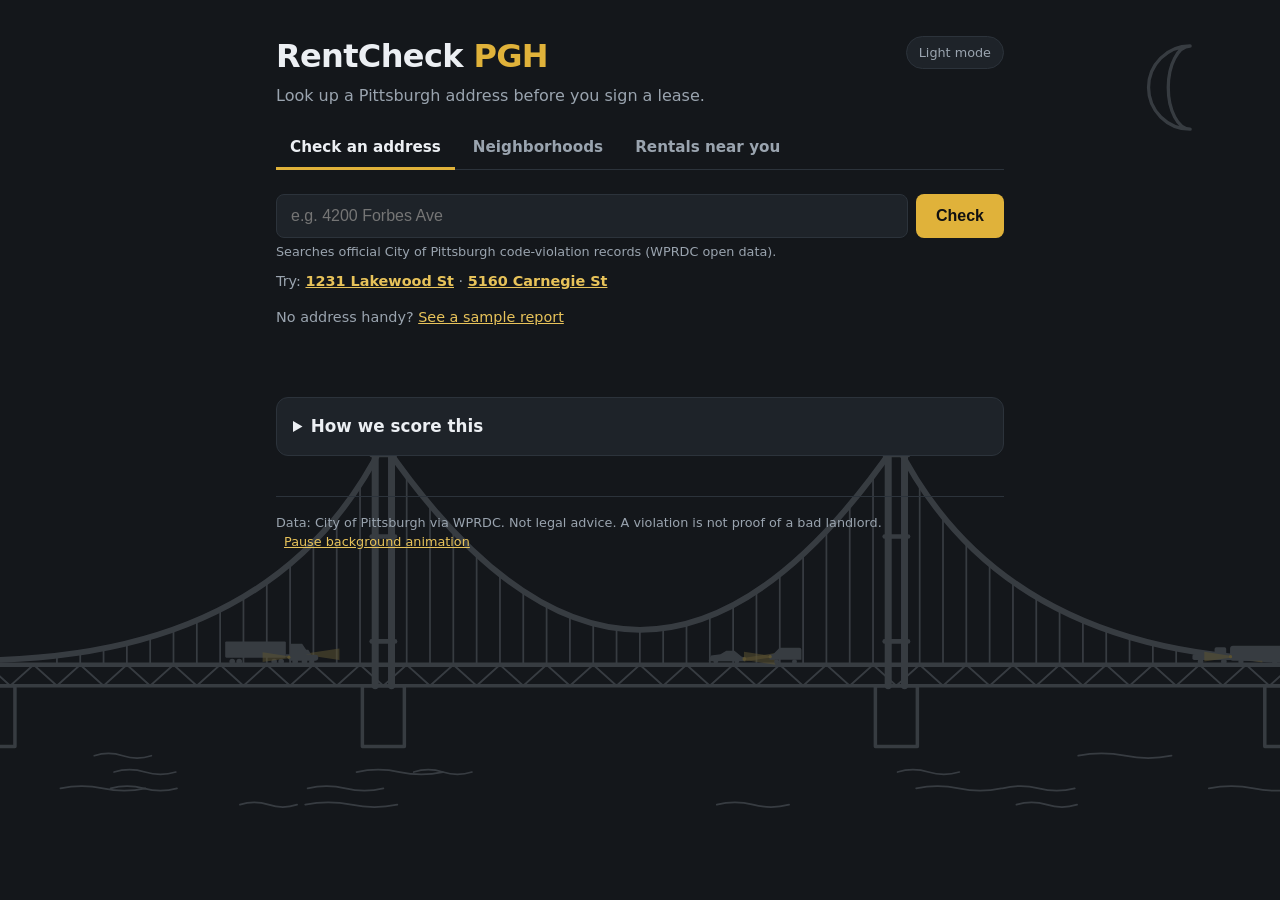
<file: src/main/resources/public/index.html>
<!DOCTYPE html>
<html lang="en">
<head>
  <meta charset="UTF-8">
  <meta name="viewport" content="width=device-width, initial-scale=1">
  <title>RentCheck PGH</title>
  <meta name="description" content="Look up a Pittsburgh address's city code-violation history before you sign a lease.">
  <!-- Tab icon: a small gold house, drawn inline so there's no extra file. -->
  <link rel="icon" href="data:image/svg+xml,%3Csvg xmlns='http://www.w3.org/2000/svg' viewBox='0 0 32 32'%3E%3Cpath d='M4 15 16 4l12 11v13H4z' fill='%23b8860b'/%3E%3Crect x='13' y='19' width='6' height='9' fill='%23fff'/%3E%3C/svg%3E">
  <link rel="stylesheet" href="style.css">
  <!-- Loaded early (it is tiny) so the saved Light/Dark choice is applied before the page paints. -->
  <script src="theme.js"></script>
</head>
<body>
  <main>
    <header>
      <button type="button" id="theme-toggle" class="theme-toggle"></button>
      <h1>RentCheck <span>PGH</span></h1>
      <p class="tagline">Look up a Pittsburgh address before you sign a lease.</p>
      <!-- Same nav on all three pages; aria-current marks the page you're on. -->
      <nav class="tabs" aria-label="Sections">
        <a href="/" aria-current="page">Check an address</a>
        <a href="neighborhoods.html">Neighborhoods</a>
        <a href="rentals.html">Rentals near you</a>
      </nav>
    </header>

    <form id="search-form">
      <!-- A real label: screen readers read it, and unlike the placeholder it doesn't vanish when you type. -->
      <label for="address" class="visually-hidden">Pittsburgh street address</label>
      <input id="address" type="text" placeholder="e.g. 4200 Forbes Ave" autocomplete="off" required>
      <button type="submit">Check</button>
    </form>
    <p class="source">Searches official City of Pittsburgh code-violation records (WPRDC open data).</p>
    <!-- Example addresses with real records, so judges (and our demo) get a useful result in one click. -->
    <p class="examples">Try:
      <a href="?address=1231%20Lakewood%20St" data-address="1231 Lakewood St">1231 Lakewood St</a>
      <span aria-hidden="true">·</span>
      <a href="?address=5160%20Carnegie%20St" data-address="5160 Carnegie St">5160 Carnegie St</a>
    </p>
    <p class="hint">No address handy? <button type="button" id="sample-link" class="link-button">See a sample report</button></p>

    <p id="status" role="status" aria-live="polite" tabindex="-1"></p>

    <section id="report" hidden>
      <p id="sample-banner" class="sample-banner" hidden>SAMPLE DATA: made-up records for demo purposes, not a real address.</p>

      <!-- A heading so screen-reader users can jump here; focus moves here when results load. -->
      <div class="results-top">
        <h2 id="results-heading" class="searched" tabindex="-1">Results for <b id="searched-for"></b></h2>
        <!-- Print, or "Save as PDF" in the print window, so renters can bring the report to a viewing. -->
        <button type="button" id="print-report" class="secondary-button">Print or save as PDF</button>
      </div>
      <!-- The most serious thing the report can say. Almost always hidden (condemned is null).
           Owner names exist in the source data; we deliberately never show them. -->
      <div id="condemned" class="card condemned" role="alert" hidden>
        <h2>The city has declared this property unfit to live in</h2>
        <p id="condemned-warning" class="condemned-warning"></p>
        <p id="condemned-note" class="note"></p>
      </div>

      <!-- Only appears on paper: says where and when this came from. -->
      <p id="print-stamp" class="print-only"></p>

      <!-- Which neighborhood the address is in, and its rank on the Neighborhoods tab.
           Needs the "neighborhood" field from the backend; hidden until the server sends it. -->
      <p id="hood-line" class="hood-line" hidden></p>

      <div id="headline" class="card headline">
        <span class="visually-hidden">Rating:</span><span id="risk-badge" class="badge">-</span>
        <p id="summary"></p>
      </div>

      <div class="stats">
        <div class="card"><b id="stat-total">0</b><small>violations</small></div>
        <div class="card"><b id="stat-open">0</b><small>still unresolved</small></div>
        <div class="card"><b id="stat-recent">-</b><small>most recent</small></div>
      </div>

      <!-- "The building": satellite view from Google Maps' free embed (no API key needed).
           We don't copy photos from rental listings: they belong to those sites. -->
      <div id="place" class="card place" hidden>
        <h2>The building</h2>
        <p class="place-address" id="place-address"></p>
        <iframe id="place-map" title="Satellite view of the searched address" loading="lazy"
                referrerpolicy="no-referrer-when-downgrade" allowfullscreen></iframe>
        <p class="note">Satellite view from Google Maps. Google places the pin, and it can be slightly
          off. Use "See it on Google Maps" below for Street View.</p>
      </div>

      <!-- County assessment facts (see "property" in docs/API_CONTRACT.md). Hidden when property is null.
           Never shows countyClass, and never owner names: the county doesn't publish them. -->
      <div id="property" class="card property" hidden>
        <h2>About this building</h2>
        <p id="property-context" class="callout property-context" hidden></p>
        <dl id="property-facts" class="facts"></dl>
        <p id="property-units" class="note" hidden></p>
        <p id="property-note" class="note"></p>
      </div>

      <!-- Walk to campus: pick a school, get Google Maps walking directions (real route and time). -->
      <div id="walk" class="card walk" hidden>
        <h2>How far is the walk to campus?</h2>
        <label for="school" class="filter-label">Your school</label>
        <select id="school" class="school-select">
          <option value="">Choose a school</option>
        </select>
        <p id="walk-result" class="walk-result" hidden></p>
        <p class="note">Google Maps works out the walking route and time, and opens in a new tab.
          Pittsburgh is hilly, so look at the route, not just the minutes.</p>
      </div>

      <p id="note" class="note"></p>

      <!-- Shown instead of the lists when nothing matched. Must never read as "this building is safe". -->
      <div id="no-records" class="card no-records" hidden>
        <h2>No violation records found. That does not mean the building is safe.</h2>
        <div id="suggestions" hidden>
          <p><b>Did you mean one of these?</b> These addresses are in the city's records and look close to what you typed.</p>
          <ul id="suggestions-list" class="suggestions"></ul>
        </div>
        <p>Some reasons nothing showed up:</p>
        <ul>
          <li>The city may write the address differently. Try just the number and street
            (e.g. "1231 Lakewood St"), without an apartment or unit number.</li>
          <li>Problems only get a record if someone reports them and an inspector visits.</li>
          <li>City data can lag behind what is happening in the building today.</li>
        </ul>
        <p>Before you sign, tour the unit yourself and ask the landlord about past repairs.</p>
      </div>

      <div id="details">
      <h2>Top categories</h2>
      <ul id="categories"></ul>
      <p id="categories-empty" class="empty" hidden>No categories to show.</p>

      <h2>All records</h2>
      <p id="violations-empty" class="empty" hidden>No violation records matched this address.</p>
      <div class="table-wrap" id="violations-table">
        <!-- Explicit roles keep this a table for screen readers even when the phone CSS turns rows into cards. -->
        <table role="table">
          <caption class="visually-hidden">Violation records for this address, newest first</caption>
          <thead role="rowgroup"><tr role="row"><th role="columnheader" scope="col">Timeline</th><th role="columnheader" scope="col">Type</th><th role="columnheader" scope="col">Description</th><th role="columnheader" scope="col">Status</th></tr></thead>
          <tbody id="violations" role="rowgroup"></tbody>
        </table>
      </div>
      </div>

      <!-- Building permits: the counterweight to violations (what was fixed properly, with a permit). -->
      <div id="permits" class="card permits" hidden>
        <h2>Building permits</h2>
        <p id="permits-summary"></p>
        <div class="table-wrap" id="permits-table">
          <table role="table">
            <caption class="visually-hidden">Building permits for this address, newest first</caption>
            <thead role="rowgroup"><tr role="row"><th role="columnheader" scope="col">Date</th><th role="columnheader" scope="col">Work</th><th role="columnheader" scope="col">Description</th><th role="columnheader" scope="col">Value</th><th role="columnheader" scope="col">Status</th></tr></thead>
            <tbody id="permits-items" role="rowgroup"></tbody>
          </table>
        </div>
        <p id="permits-note" class="note"></p>
      </div>

      <!-- 311 requests in the NEIGHBORHOOD: about the street, not this building. -->
      <div id="around" class="card around" hidden>
        <h2>Around this address</h2>
        <p id="around-summary"></p>
        <ul id="around-types" class="chips"></ul>
        <details id="around-details">
          <summary>Most recent requests</summary>
          <ul id="around-items" class="around-items"></ul>
        </details>
        <p id="around-note" class="note"></p>
      </div>

      <div id="also-check" class="card also-check" hidden>
        <h2>Also check</h2>
        <ul>
          <li><a id="link-maps" target="_blank" rel="noopener noreferrer">See it on Google Maps<span class="visually-hidden"> (opens in a new tab)</span></a></li>
          <li><a id="link-google" target="_blank" rel="noopener noreferrer">Search Google for reviews<span class="visually-hidden"> (opens in a new tab)</span></a></li>
          <li><a id="link-reddit" target="_blank" rel="noopener noreferrer">Search Reddit<span class="visually-hidden"> (opens in a new tab)</span></a></li>
        </ul>
        <p class="note">Reviews come from other websites and may be unreliable.</p>
      </div>

      <!-- Questions from the backend (templates chosen by what the records mention). Hidden if the list is empty. -->
      <div id="questions" class="card questions" hidden>
        <h2>Questions to ask before you sign</h2>
        <p class="note">A starting point, not an accusation.</p>
        <ul id="questions-list" class="checklist"></ul>
      </div>

      <!-- Where every number came from and how fresh it is. Several city datasets have quietly
           stopped updating, so showing dates is a feature. -->
      <div id="sources" class="sources" hidden>
        <h2>Where this data comes from</h2>
        <ul id="sources-list"></ul>
      </div>
    </section>

    <!-- Wording comes from docs/HOW_WE_SCORE.md. If the rules in ReportService.java change, change both. -->
    <!-- <details> is a built-in HTML dropdown: click the title to open or close it, no JavaScript. -->
    <details id="how-we-score" class="card how-we-score">
      <summary>How we score this</summary>
      <p>Only <b>building and fire safety</b> cases (structural problems, fire hazards, electrical and
        heating issues) change the rating. Trash, weeds and debris make up about half of all city
        records. We still list them in the report, but they earn no points, because they say little
        about whether an apartment is safe to live in.</p>
      <p>Each building or fire safety case earns points:</p>
      <ul>
        <li><b>3 points</b> if it is still unresolved and was issued in the last 3 years.</li>
        <li><b>1 point</b> if it is still unresolved but older. Cases can sit "In Court" for years,
          and the data can't tell us whether an old one is still a real problem.</li>
        <li><b>1 point</b> for each case fixed in the last 3 years, up to 4 points in total. A
          history of fixed problems can raise the rating to "Some concern" but never to "High concern".</li>
      </ul>
      <p><b>8 or more points</b> is "High concern", <b>3 to 7</b> is "Some concern", and
        <b>fewer than 3</b> is "Low concern".</p>
      <p>These are plain rules written in code. No AI or language model is involved, and the same
        records always give the same rating. The cut-offs are our own judgment, so treat the rating
        as a starting point for your own questions, not a verdict on the landlord.</p>
      <p>If we find no records, we say so and never call the place "safe": the address may not have
        matched, problems may not have been reported, or it may be outside the City of Pittsburgh.</p>
    </details>

    <footer>
      Data: City of Pittsburgh via WPRDC. Not legal advice. A violation is not proof of a bad landlord.
    </footer>
  </main>
  <script src="app.js"></script>
</body>
</html>
</file>
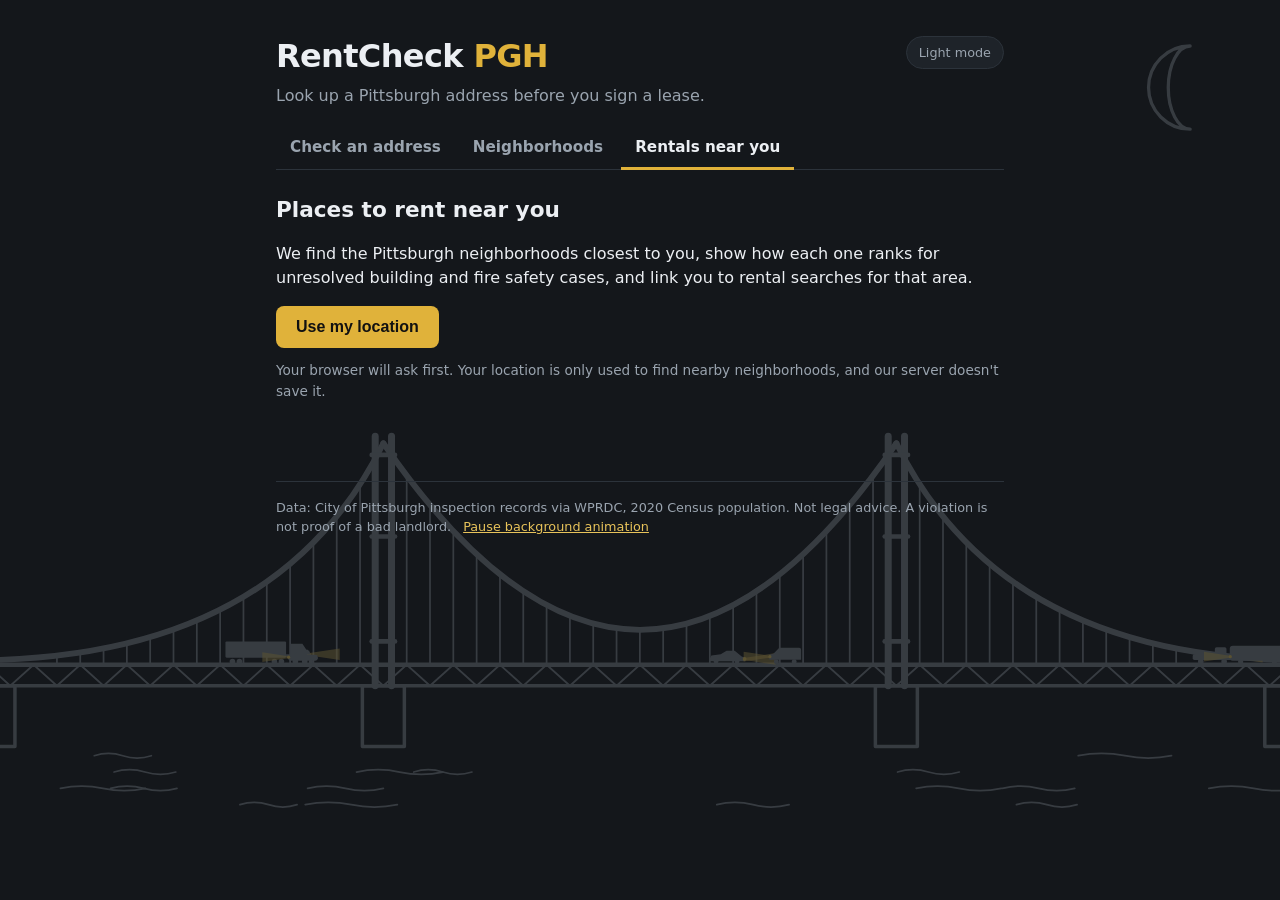
<file: src/main/resources/public/rentals.html>
<!DOCTYPE html>
<html lang="en">
<head>
  <meta charset="UTF-8">
  <meta name="viewport" content="width=device-width, initial-scale=1">
  <title>Rentals near you · RentCheck PGH</title>
  <meta name="description" content="Find the Pittsburgh neighborhoods near you and search for places to rent.">
  <link rel="icon" href="data:image/svg+xml,%3Csvg xmlns='http://www.w3.org/2000/svg' viewBox='0 0 32 32'%3E%3Cpath d='M4 15 16 4l12 11v13H4z' fill='%23b8860b'/%3E%3Crect x='13' y='19' width='6' height='9' fill='%23fff'/%3E%3C/svg%3E">
  <link rel="stylesheet" href="style.css">
  <script src="theme.js"></script>
</head>
<body>
  <main>
    <header>
      <button type="button" id="theme-toggle" class="theme-toggle"></button>
      <h1>RentCheck <span>PGH</span></h1>
      <p class="tagline">Look up a Pittsburgh address before you sign a lease.</p>
      <nav class="tabs" aria-label="Sections">
        <a href="/">Check an address</a>
        <a href="neighborhoods.html">Neighborhoods</a>
        <a href="rentals.html" aria-current="page">Rentals near you</a>
      </nav>
    </header>

    <h2 class="page-title">Places to rent near you</h2>
    <p>We find the Pittsburgh neighborhoods closest to you, show how each one ranks for unresolved
      building and fire safety cases, and link you to rental searches for that area.</p>

    <button type="button" id="locate" class="primary-button">Use my location</button>
    <p class="note">Your browser will ask first. Your location is only used to find nearby
      neighborhoods, and our server doesn't save it.</p>

    <p id="status" role="status" aria-live="polite" tabindex="-1"></p>

    <section id="results" hidden>
      <h2 id="results-heading" tabindex="-1">Neighborhoods near you</h2>
      <p id="outside" class="card callout" hidden>You seem to be outside Pittsburgh. These are the
        closest city neighborhoods, but they may be far from you.</p>
      <div id="nearby" class="nearby"></div>

      <div class="card callout">
        <p><b>These are search links to other websites.</b> RentCheck doesn't list, copy or check
          rentals. When you find a place, look up its address on the
          <a href="/">Check an address</a> tab before you sign.</p>
      </div>
      <p id="api-note" class="note"></p>
    </section>

    <footer>
      Data: City of Pittsburgh inspection records via WPRDC, 2020 Census population.
      Not legal advice. A violation is not proof of a bad landlord.
    </footer>
  </main>
  <script src="api.js"></script>
  <script src="rentals.js"></script>
</body>
</html>
</file>
<file: src/main/resources/public/style.css>
:root {
  /* Dark is the default for everyone. The Light/Dark button in the header (theme.js) sets
     data-theme="light" or "dark" on <html>, and the choice is remembered in the browser. */
  color-scheme: dark;
  --bg: #14171b;
  --card: #1e2329;
  --text: #eceff3;
  --muted: #9aa4af;
  --line: #2c333b;
  --accent: #e0b23a;            /* Pittsburgh gold: buttons and highlights */
  --link: #e8c35a;              /* text links */
  /* Badge colors are dark enough for white text to pass WCAG AA contrast (4.5:1). */
  --low: #1a7a42;
  --medium: #a35c00;
  --high: #c62828;
  --danger-text: #ff8a80;       /* dark red text is unreadable on a dark background */
  --unknown: #6b7480;
}
:root[data-theme="light"] {
  color-scheme: light;
  --bg: #f6f7f9;
  --card: #ffffff;
  --text: #1b1f24;
  --muted: #5b6570;
  --line: #e2e6eb;
  --accent: #b8860b;
  --link: #8a6300;              /* darker gold for text links, so they're readable on white */
  --danger-text: #c62828;       /* red used for text ("Still unresolved", errors) */
}
* { box-sizing: border-box; }

/* Hidden on screen but still read by screen readers (standard technique). */
.visually-hidden {
  position: absolute !important; width: 1px; height: 1px; padding: 0; margin: -1px;
  overflow: hidden; clip: rect(0 0 0 0); white-space: nowrap; border: 0;
}

/* Faded Pittsburgh bridge behind the whole page.
   position: fixed pins it to the window, so it stays put while you scroll;
   z-index: -1 keeps it behind every element; pointer-events: none means it can't block clicks. */
body::before {
  content: ""; position: fixed; inset: 0; z-index: -1; pointer-events: none;
  /* The picture is 4x wider than the bridge (the road runs on past both ends), so it's sized by HEIGHT:
     the bridge part stays the same size as before, centered, and the road reaches both screen edges. */
  background: url("bridge-animated-night.svg") no-repeat center bottom 8vh / auto min(513px, 51.3vw);
  opacity: .3;
}
/* Sun and birds in the top-right corner: a second fixed layer, also behind everything. */
body::after {
  content: ""; position: fixed; top: 0; right: 0; z-index: -1; pointer-events: none;
  width: min(460px, 70vw); aspect-ratio: 420 / 200;
  background: url("sky-night.svg") no-repeat right top / contain;
  opacity: .3;
}
:root[data-theme="light"] body::before, :root[data-theme="light"] body::after { opacity: .22; }
/* Day vs night: dark mode (the default) shows a moon and headlights; light mode shows the sun. */
:root[data-theme="light"] body::before { background-image: url("bridge-animated.svg"); }
:root[data-theme="light"] body::after { background-image: url("sky.svg"); }
/* Still bridge (no traffic) when the device asks for less motion, or after "Pause animation".
   These selectors are more specific than the day/night ones above, so they win in either theme. */
@media (prefers-reduced-motion: reduce) {
  :root body::before, :root[data-theme] body::before { background-image: url("bridge.svg"); }
}
:root.motion-paused body::before, :root.motion-paused[data-theme] body::before { background-image: url("bridge.svg"); }
.motion-toggle { margin-left: 8px; font-size: inherit; }
body {
  margin: 0; background: var(--bg); color: var(--text);
  font: 16px/1.5 system-ui, -apple-system, "Segoe UI", Roboto, sans-serif;
}
main { max-width: 760px; margin: 0 auto; padding: 32px 16px 64px; }
header { position: relative; border-bottom: 1px solid var(--line); margin-bottom: 24px; }
/* Light/Dark switch, top right of the header. */
.theme-toggle {
  position: absolute; top: 4px; right: 0; padding: 6px 12px; font: inherit; font-size: .8rem;
  color: var(--muted); background: var(--card); border: 1px solid var(--line);
  border-radius: 999px; cursor: pointer;
}
.theme-toggle:hover { color: var(--text); }
h1 { margin: 0; font-size: 2rem; letter-spacing: -.02em; }
h1 span { color: var(--accent); }
h2 { font-size: 1.1rem; margin: 28px 0 8px; }
.tagline { color: var(--muted); margin: 4px 0 20px; }

#search-form { display: flex; gap: 8px; }
#search-form input {
  flex: 1; padding: 12px 14px; font-size: 1rem; border-radius: 8px;
  border: 1px solid var(--line); background: var(--card); color: var(--text);
  box-shadow: 0 1px 2px rgba(0, 0, 0, .04);
}
#search-form button {
  padding: 12px 20px; font-size: 1rem; font-weight: 600; border: 0; border-radius: 8px;
  background: var(--accent); color: #111; cursor: pointer;
}
#search-form button:hover:not(:disabled) { filter: brightness(1.08); }
#search-form button:disabled { opacity: .6; cursor: wait; }
/* Visible outline for keyboard users (accessibility; judges sometimes tab through). */
:focus-visible { outline: 3px solid var(--accent); outline-offset: 2px; }
#search-form input:focus-visible { outline-offset: 0; }
.source { color: var(--muted); font-size: .8rem; margin: 4px 0 0; }
.examples { color: var(--muted); font-size: .9rem; margin: 10px 0 0; }
.examples a { font-weight: 600; }
.hint { color: var(--muted); font-size: .9rem; }
a { color: var(--link); }
/* "See a sample report" is a button (it does something, it doesn't go anywhere) styled as a link. */
.link-button {
  background: none; border: 0; padding: 0; font: inherit; color: var(--link);
  text-decoration: underline; cursor: pointer;
}

#status { min-height: 1.5em; color: var(--muted); }
#status:focus, #results-heading:focus { outline: none; }  /* focused by code, not by the user */
#status.done { min-height: 0; height: 0; overflow: hidden; }  /* announced, not shown */
#status.error {
  color: var(--danger-text); font-weight: 600; background: var(--card);
  border: 1px solid var(--danger-text); border-radius: 8px; padding: 10px 14px;
}
.no-records { margin-top: 16px; border-left: 4px solid var(--unknown); }
.no-records h2 { margin-top: 0; }
.no-records ul { padding-left: 20px; }
.no-records li { margin: 4px 0; }
#status.loading::before {
  content: ""; display: inline-block; width: .9em; height: .9em; margin-right: 8px;
  vertical-align: -2px; border: 2px solid var(--line); border-top-color: var(--accent);
  border-radius: 50%; animation: spin .8s linear infinite;
}
@keyframes spin { to { transform: rotate(360deg); } }
/* People who get dizzy from motion can ask their OS to reduce it; respect that. */
@media (prefers-reduced-motion: reduce) { #status.loading::before { animation: none; } }

.sample-banner {
  background: var(--accent); color: #111; font-weight: 700; text-align: center;
  padding: 8px 12px; border-radius: 8px; margin: 0 0 12px;
}
.searched { color: var(--muted); margin: 0 0 8px; font-size: 1rem; font-weight: 400; }
.empty { color: var(--muted); font-style: italic; margin: 0; }

.card {
  background: var(--card); border: 1px solid var(--line); border-radius: 12px; padding: 16px;
}
.headline { display: flex; gap: 14px; align-items: flex-start; border-left: 5px solid var(--unknown); }
/* The headline card's left edge matches the rating, so the result reads at a glance. */
.headline.risk-LOW { border-left-color: var(--low); }
.headline.risk-MEDIUM { border-left-color: var(--medium); }
.headline.risk-HIGH { border-left-color: var(--high); }
.headline p { margin: 0; }
.badge {
  flex: none; padding: 4px 12px; border-radius: 999px; font-weight: 700; font-size: .8rem;
  color: #fff; background: var(--unknown); letter-spacing: .04em;
}
.badge.LOW { background: var(--low); }
.badge.MEDIUM { background: var(--medium); }
.badge.HIGH { background: var(--high); }
/* "No records found" must not look like a good result: neutral grey with a dashed outline. */
.badge.UNKNOWN { background: transparent; color: var(--muted); border: 1px dashed var(--muted); }
[hidden] { display: none !important; }

.stats { display: grid; grid-template-columns: repeat(3, 1fr); gap: 12px; margin-top: 12px; }
.stats .card { text-align: center; }
.stats b { display: block; font-size: 1.5rem; font-variant-numeric: tabular-nums; }
.stats small { color: var(--muted); }

.note { color: var(--muted); font-size: .85rem; margin-top: 12px; }

#categories { list-style: none; padding: 0; margin: 0; display: flex; flex-wrap: wrap; gap: 8px; }
#categories li {
  background: var(--card); border: 1px solid var(--line); border-radius: 999px;
  padding: 4px 12px; font-size: .9rem;
}

.table-wrap { overflow-x: auto; border: 1px solid var(--line); border-radius: 12px; }
.unresolved { color: var(--danger-text); font-weight: 600; }
.case-meta { display: block; color: var(--muted); font-size: .8rem; margin-top: 2px; }
table { width: 100%; border-collapse: collapse; background: var(--card); border-radius: 12px; }
th, td { text-align: left; padding: 10px 12px; border-bottom: 1px solid var(--line); font-size: .9rem; vertical-align: top; }
th { color: var(--muted); font-weight: 600; font-size: .75rem; text-transform: uppercase; letter-spacing: .05em; }
tbody tr:last-child td { border-bottom: 0; }

.property { margin-top: 16px; }
.property h2 { margin: 0 0 8px; }
.property-context { margin: 0 0 12px; background: var(--bg); padding: 10px 12px; border-radius: 8px; }
/* Facts as a two-column list: label on the left, value on the right. */
.facts { display: grid; grid-template-columns: max-content 1fr; gap: 6px 16px; margin: 0; }
.facts dt { color: var(--muted); font-weight: 600; }
.facts dd { margin: 0; }
@media (max-width: 520px) { .facts { grid-template-columns: 1fr; gap: 0; } .facts dd { margin-bottom: 8px; } }
/* Condemned: the only red box on the page, so it can't be missed. */
.condemned { border: 2px solid var(--high); border-left-width: 6px; margin-bottom: 12px; }
.condemned h2 { margin: 0 0 6px; color: var(--danger-text); }
.condemned-warning { font-weight: 600; margin: 0 0 6px; }
.suggestions { padding-left: 20px; }
.suggestions li { margin: 4px 0; }
.suggestions a { font-weight: 600; }
.muted { color: var(--muted); }
.permits, .around { margin-top: 20px; }
.permits h2, .around h2 { margin-top: 0; }
.chips { list-style: none; padding: 0; margin: 8px 0; display: flex; flex-wrap: wrap; gap: 8px; }
.chips li { background: var(--bg); border: 1px solid var(--line); border-radius: 999px; padding: 3px 10px; font-size: .85rem; }
.around summary { cursor: pointer; font-weight: 600; margin: 8px 0; }
.around-items { padding-left: 20px; margin: 0; font-size: .9rem; }
.sources { margin-top: 24px; font-size: .85rem; color: var(--muted); }
.sources h2 { font-size: .95rem; margin: 0 0 6px; color: var(--text); }
.sources ul { padding-left: 18px; margin: 0; }
.sources li { margin: 4px 0; }
.sources b { color: var(--text); }
.source-note { display: block; }
.walk { margin-top: 16px; }
.walk h2 { margin: 0 0 4px; }
.school-select {
  width: 100%; max-width: 360px; padding: 10px 12px; font-size: 16px; border-radius: 8px;
  border: 1px solid var(--line); background: var(--card); color: var(--text);
}
.walk-result { margin: 12px 0 0; font-weight: 600; }
.questions { margin-top: 16px; }
.questions h2 { margin: 0; }
.questions .note { margin: 2px 0 10px; }
.checklist { list-style: none; padding: 0; margin: 0; }
.checklist li { display: flex; gap: 10px; align-items: flex-start; padding: 6px 0; }
.checklist li + li { border-top: 1px solid var(--line); }
.checklist input { flex: none; width: 18px; height: 18px; margin-top: 3px; accent-color: var(--accent); }
.checklist input:checked + label { color: var(--muted); text-decoration: line-through; }
.place { margin-top: 16px; }
.place h2 { margin-top: 0; }
.place-address { font-weight: 600; margin: 0 0 10px; }
.place iframe {
  display: block; width: 100%; aspect-ratio: 16 / 9; border: 0; border-radius: 8px;
  background: var(--line);   /* grey box while the map loads */
}
.also-check { margin-top: 28px; }
.also-check h2 { margin-top: 0; }
.also-check ul { margin: 0; padding-left: 20px; }
.also-check li { margin: 4px 0; }

.how-we-score { margin-top: 28px; }
.how-we-score summary { cursor: pointer; font-weight: 700; font-size: 1.05rem; }
.how-we-score p { margin: 10px 0 0; }
.draft-tag { color: var(--muted); font-size: .85rem; font-weight: 600; }

/* ---------- Navigation between the three pages ---------- */
.tabs { display: flex; gap: 4px; flex-wrap: wrap; margin: 0 0 -1px; }
.tabs a {
  padding: 8px 14px; color: var(--muted); text-decoration: none; font-weight: 600; font-size: .95rem;
  border-bottom: 3px solid transparent;
}
.tabs a:hover { color: var(--text); }
.tabs a[aria-current="page"] { color: var(--text); border-bottom-color: var(--accent); }

/* ---------- Neighborhoods and Rentals pages ---------- */
.page-title { font-size: 1.35rem; margin: 0 0 12px; }
.callout { border-left: 4px solid var(--accent); margin: 12px 0; }
.callout p { margin: 0; }
.filter-label { display: block; font-weight: 600; margin: 16px 0 6px; }
.filter {
  width: 100%; max-width: 320px; padding: 10px 12px; font-size: 16px; border-radius: 8px;
  border: 1px solid var(--line); background: var(--card); color: var(--text); margin-bottom: 12px;
}
.campus { margin: 12px 0; }
.campus h3 { margin: 0 0 8px; }
.campus-controls { display: flex; flex-wrap: wrap; gap: 12px; }
.campus-controls label { display: flex; flex-direction: column; gap: 4px; font-weight: 600; font-size: .9rem; }
.campus-controls select, .campus-controls input {
  padding: 8px 10px; font-size: 16px; border-radius: 8px; min-width: 150px;
  border: 1px solid var(--line); background: var(--card); color: var(--text);
}
.campus-controls input { width: 110px; min-width: 0; }
.campus-controls :disabled { opacity: .5; }
.campus-links { margin: 8px 0 0; }
.filter-summary { font-weight: 600; margin: 12px 0 4px; }
.rank-table td:first-child { font-weight: 700; font-variant-numeric: tabular-nums; }
.rank-table td { font-variant-numeric: tabular-nums; }
.unranked { padding-left: 20px; }
.unranked li { margin: 8px 0; }
.rate-note { display: block; color: var(--muted); }

.primary-button {
  padding: 12px 20px; font-size: 1rem; font-weight: 600; border: 0; border-radius: 8px;
  background: var(--accent); color: #111; cursor: pointer;
}
.primary-button:disabled { opacity: .6; cursor: wait; }
.nearby { display: grid; gap: 12px; }
.nearby-card h3 { margin: 0 0 4px; font-size: 1.15rem; display: flex; gap: 8px; align-items: center; flex-wrap: wrap; }
.nearby-card p { margin: 4px 0; }
.nearby-card h4 { margin: 12px 0 4px; font-size: .95rem; }
.here-tag {
  font-size: .75rem; font-weight: 700; padding: 2px 10px; border-radius: 999px;
  background: var(--accent); color: #111;
}
.rental-links { margin: 0; padding-left: 20px; }
.rental-links li { margin: 4px 0; }
.link-note { display: block; color: var(--muted); }

/* ---------- Print button, neighborhood line ---------- */
.results-top { display: flex; gap: 12px; align-items: center; justify-content: space-between; flex-wrap: wrap; margin-bottom: 8px; }
.results-top .searched { margin: 0; }
.secondary-button {
  padding: 6px 12px; font: inherit; font-size: .85rem; color: var(--text); background: var(--card);
  border: 1px solid var(--line); border-radius: 8px; cursor: pointer;
}
.secondary-button:hover { border-color: var(--accent); }
.hood-line { margin: 0 0 10px; color: var(--muted); }
.hood-line b { color: var(--text); }
.print-only { display: none; }

footer { border-top: 1px solid var(--line); padding-top: 16px; margin-top: 40px; color: var(--muted); font-size: .8rem; }

@media (max-width: 520px) {
  /* Keep the 3 stats side by side on phones, just smaller, so the report isn't a long scroll. */
  .stats { gap: 8px; }
  .stats .card { padding: 10px 6px; }
  .stats b { font-size: 1.1rem; }
  .stats small { font-size: .75rem; line-height: 1.2; display: block; }
  .headline { flex-direction: column; }
  #search-form { flex-direction: column; }
  #search-form input, #search-form button { font-size: 16px; } /* 16px stops iPhones zooming in on tap */
  main { padding-top: 20px; }
  /* Phones: three equal columns, so the tabs stay in one row (long names wrap inside their own tab). */
  nav.tabs { display: grid; grid-template-columns: repeat(3, 1fr); }
  nav.tabs a { padding: 8px 4px; font-size: .85rem; text-align: center; line-height: 1.25; }
  h1 { font-size: 1.6rem; }
  /* Phones: turn each table row into a small card instead of scrolling sideways. */
  table, tbody, tr, td { display: block; width: 100%; }
  thead { display: none; }
  tr { border-bottom: 1px solid var(--line); padding: 8px 0; }
  td { border: 0; padding: 2px 12px; }
  td::before { content: attr(data-label) ": "; color: var(--muted); font-weight: 600; }
}

/* ---------- Paper version (Print / Save as PDF) ----------
   Black on white to save ink, and only the report itself: no search box, tabs, buttons or map. */
@media print {
  :root, :root[data-theme="light"], :root[data-theme="dark"] {
    --bg: #fff; --card: #fff; --text: #000; --muted: #444; --line: #bbb;
    --link: #000; --danger-text: #000; color-scheme: light;
  }
  body::before, body::after { display: none; } /* no bridge, sun or birds on paper */
  .motion-toggle { display: none; }
  main { max-width: none; padding: 0; }
  header .tagline, .tabs, .theme-toggle, #search-form, .source, .examples, .hint, #status,
  #print-report, #place, #also-check, #walk, .hood-line a, #how-we-score { display: none !important; }
  header { border: 0; margin-bottom: 8px; }
  .print-only { display: block; font-size: .8rem; color: #444; margin: 0 0 12px; }
  .card, .table-wrap { box-shadow: none; break-inside: avoid; }
  tr { break-inside: avoid; }
  .unresolved { font-weight: 700; text-decoration: underline; }   /* red doesn't print: mark it another way */
  .badge { border: 1px solid #000; color: #000 !important; background: #fff !important; }
  .headline { border-left-color: #000 !important; }
}
</file>
